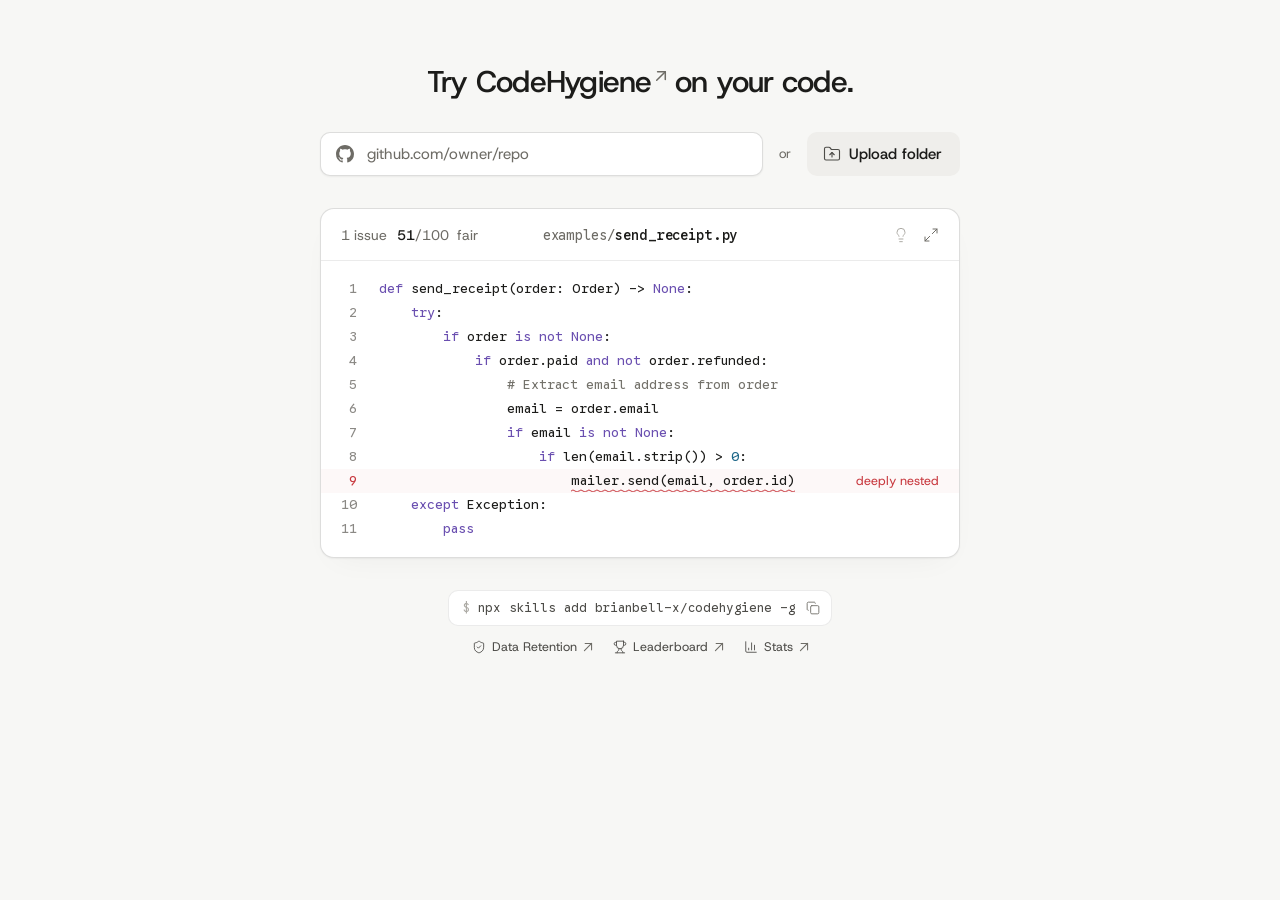
<file: index.html>
<!doctype html>
<html lang="en">
<head>
  <meta charset="utf-8">
  <meta name="viewport" content="width=device-width, initial-scale=1">
  <meta name="description" content="Paste a GitHub link to find hard-to-read code.">
  <title>CodeHygiene</title>
  <link rel="canonical" href="https://brianbell-x.github.io/codehygiene/">
  <meta property="og:type" content="website">
  <meta property="og:site_name" content="CodeHygiene">
  <meta property="og:title" content="CodeHygiene">
  <meta property="og:description" content="Paste a GitHub link to find hard-to-read code.">
  <meta property="og:url" content="https://brianbell-x.github.io/codehygiene/">
  <meta property="og:image" content="https://brianbell-x.github.io/codehygiene/og.png">
  <meta property="og:image:width" content="1200">
  <meta property="og:image:height" content="630">
  <meta property="og:image:alt" content="Python code with a deeply nested line flagged by CodeHygiene">
  <meta name="twitter:card" content="summary_large_image">
  <link rel="icon" href="favicon.svg" type="image/svg+xml">
  <link rel="stylesheet" href="styles.css?v=c64f8173a7">
  <script type="module" src="app.js?v=c64f8173a7"></script>
</head>
<body>
  <svg class="sprite" aria-hidden="true">
    <symbol id="i-github" viewBox="0 0 16 16"><path fill="currentColor" stroke="none" d="M8 0c4.42 0 8 3.58 8 8a8.013 8.013 0 0 1-5.45 7.59c-.4.08-.55-.17-.55-.38 0-.27.01-1.13.01-2.2 0-.75-.25-1.23-.54-1.48 1.78-.2 3.65-.88 3.65-3.95 0-.88-.31-1.59-.82-2.15.08-.2.36-1.02-.08-2.12 0 0-.67-.22-2.2.82-.64-.18-1.32-.27-2-.27-.68 0-1.36.09-2 .27-1.53-1.03-2.2-.82-2.2-.82-.44 1.1-.16 1.92-.08 2.12-.51.56-.82 1.28-.82 2.15 0 3.06 1.86 3.75 3.64 3.95-.23.2-.44.55-.51 1.07-.46.21-1.61.55-2.33-.66-.15-.24-.6-.83-1.23-.82-.67.01-.27.38.01.53.34.19.73.9.82 1.13.16.45.68 1.31 2.69.94 0 .67.01 1.3.01 1.49 0 .21-.15.45-.55.38A7.995 7.995 0 0 1 0 8c0-4.42 3.58-8 8-8Z"/></symbol>
    <symbol id="i-copy" viewBox="0 0 24 24"><rect x="8" y="8" width="14" height="14" rx="2"/><path d="M4 16c-1.1 0-2-.9-2-2V4c0-1.1.9-2 2-2h10c1.1 0 2 .9 2 2"/></symbol>
    <symbol id="i-check" viewBox="0 0 24 24"><path d="M20 6 9 17l-5-5"/></symbol>
    <symbol id="i-arrow" viewBox="0 0 24 24"><path d="M5 12h14"/><path d="m13 6 6 6-6 6"/></symbol>
    <symbol id="i-external" viewBox="5 5 14 14"><path d="M7 17 17 7"/><path d="M8 7h9v9"/></symbol>
    <symbol id="i-chevron" viewBox="0 0 24 24"><path d="m9 6 6 6-6 6"/></symbol>
    <symbol id="i-code" viewBox="0 0 24 24"><path d="m16 18 6-6-6-6"/><path d="m8 6-6 6 6 6"/></symbol>
    <symbol id="i-folder" viewBox="0 0 24 24"><path fill="currentColor" stroke="none" d="M3 6.5A2.5 2.5 0 0 1 5.5 4h3.59a2 2 0 0 1 1.41.59L12 6h6.5A2.5 2.5 0 0 1 21 8.5v9a2.5 2.5 0 0 1-2.5 2.5h-13A2.5 2.5 0 0 1 3 17.5Z"/></symbol>
    <symbol id="i-upload" viewBox="0 0 24 24"><path d="M20 20a2 2 0 0 0 2-2V8a2 2 0 0 0-2-2h-7.9a2 2 0 0 1-1.69-.9L9.6 3.9A2 2 0 0 0 7.93 3H4a2 2 0 0 0-2 2v13a2 2 0 0 0 2 2Z"/><path d="M12 10v6"/><path d="m9 13 3-3 3 3"/></symbol>
    <symbol id="i-sidebar" viewBox="0 0 24 24"><rect x="3" y="4" width="18" height="16" rx="2"/><path d="M9 4v16"/></symbol>
    <symbol id="i-search" viewBox="0 0 24 24"><circle cx="11" cy="11" r="7"/><path d="m20 20-3.5-3.5"/></symbol>
    <symbol id="i-trophy" viewBox="0 0 24 24"><path d="M6 9H4.5a2.5 2.5 0 0 1 0-5H6"/><path d="M18 9h1.5a2.5 2.5 0 0 0 0-5H18"/><path d="M4 22h16"/><path d="M10 14.66V17c0 .55-.47.98-.97 1.21C7.85 18.75 7 20.24 7 22"/><path d="M14 14.66V17c0 .55.47.98.97 1.21C16.15 18.75 17 20.24 17 22"/><path d="M18 2H6v7a6 6 0 0 0 12 0V2Z"/></symbol>
    <symbol id="i-chart" viewBox="0 0 24 24"><path d="M3 3v16a2 2 0 0 0 2 2h16"/><path d="M18 17V9"/><path d="M13 17V5"/><path d="M8 17v-3"/></symbol>
    <symbol id="i-bulb" viewBox="0 0 24 24"><path d="M15 14c.2-1 .7-1.7 1.5-2.5 1-.9 1.5-2.2 1.5-3.5A6 6 0 0 0 6 8c0 1 .2 2.2 1.5 3.5.7.7 1.3 1.5 1.5 2.5"/><path d="M9 18h6"/><path d="M10 22h4"/></symbol>
    <symbol id="i-bulb-off" viewBox="0 0 24 24"><path d="M16.8 11.2c.8-.9 1.2-2 1.2-3.2a6 6 0 0 0-9.3-5"/><path d="M6.3 6.3a4.6 4.6 0 0 0 1.2 5.2c.8.7 1.3 1.5 1.5 2.5"/><path d="M9 18h6"/><path d="M10 22h4"/><path d="m2 2 20 20"/></symbol>
    <symbol id="i-expand" viewBox="0 0 24 24"><path d="M15 3h6v6"/><path d="M9 21H3v-6"/><path d="m21 3-7 7"/><path d="m3 21 7-7"/></symbol>
    <symbol id="i-shield" viewBox="0 0 24 24"><path d="M20 13c0 5-3.5 7.5-7.66 8.95a1 1 0 0 1-.67-.01C7.5 20.5 4 18 4 13V6a1 1 0 0 1 1-1c2 0 4.5-1.2 6.24-2.72a1.17 1.17 0 0 1 1.52 0C14.51 3.81 17 5 19 5a1 1 0 0 1 1 1z"/><path d="m9 12 2 2 4-4"/></symbol>
  </svg>
  <aside class="banner" id="banner" aria-label="Live stats">
    <div class="banner-inner">
      <a class="banner-stats" id="banner-stats" href="stats/" target="_blank" rel="noopener" title="Stats" hidden>
        <span class="banner-stat" id="banner-scored" hidden><b id="banner-scored-value"></b> files scored</span>
        <span class="banner-stat" id="banner-issues" hidden><b id="banner-issues-value"></b> issues flagged</span>
        <span class="banner-stat" id="banner-speed" hidden><b id="banner-speed-value"></b> per file</span>
      </a>
    </div>
  </aside>
  <div class="page">
    <main>
      <section class="intro">
        <h1 class="headline">Try <a class="headline-link" href="https://github.com/brianbell-x/codehygiene" target="_blank" rel="noopener" title="CodeHygiene on GitHub">CodeHygiene<svg class="icon headline-arrow" aria-hidden="true"><use href="#i-external"/></svg></a> on your code.</h1>

        <div class="sources">
          <form class="source" id="source">
            <label class="sr-only" for="source-input">GitHub link</label>
            <div class="source-field">
              <svg class="icon source-icon" aria-hidden="true"><use href="#i-github"/></svg>
              <input class="source-input" id="source-input" type="text" inputmode="url" placeholder="github.com/owner/repo"
                autocomplete="off" autocapitalize="off" spellcheck="false" enterkeyhint="go">
              <button class="icon-button is-plain source-submit" type="submit" aria-label="Start" title="Start">
                <svg class="icon" aria-hidden="true"><use href="#i-arrow"/></svg>
              </button>
            </div>
          </form>
          <span class="sources-or">or</span>
          <button class="ghost source-upload" id="upload" type="button">
            <svg class="icon" aria-hidden="true"><use href="#i-upload"/></svg>
            Upload folder
          </button>
          <input class="sr-only" id="upload-input" type="file" webkitdirectory multiple tabindex="-1" aria-hidden="true" aria-label="Upload folder">
        </div>
        <p class="source-progress" id="source-progress" role="status" hidden></p>
        <p class="source-error" id="source-error" role="alert" hidden></p>
        <p class="source-note" id="source-note" role="status" hidden></p>
      </section>

      <section class="run" id="run">
        <div class="sample" id="sample">
          <header class="sample-head">
            <p class="stage-meta sample-meta">
              <span class="stage-status" id="sample-status"></span>
              <span class="stage-score"><span class="stage-score-value" id="sample-value"></span><span class="stage-score-scale">/100</span> <span class="stage-score-word" id="sample-word"></span></span>
            </p>
            <span class="stage-path sample-path"><span class="path-dir">examples/</span>send_receipt.py</span>
            <span class="sample-bulb" aria-hidden="true"><span class="sample-bulb-word">Suggested</span><svg class="icon"><use href="#i-bulb"/></svg></span>
          </header>
          <div class="stage-code sample-code" id="sample-code" aria-hidden="true"></div>
          <button class="sample-run" id="sample-run" type="button" aria-label="Open examples">
            <svg class="icon sample-open" aria-hidden="true"><use href="#i-expand"/></svg>
          </button>
        </div>

        <article class="stage" id="stage" hidden>
          <aside class="explorer" id="explorer" aria-label="Files">
            <div class="tree-search">
              <svg class="icon tree-search-icon" aria-hidden="true"><use href="#i-search"/></svg>
              <label class="sr-only" for="tree-filter">Filter files</label>
              <input class="tree-filter" id="tree-filter" type="text" placeholder="Filter files" autocomplete="off" spellcheck="false">
            </div>
            <nav class="tree-list" id="tree-list" aria-label="File tree"></nav>
            <footer class="explorer-foot" id="explorer-foot"></footer>
          </aside>
          <div class="editor">
            <header class="stage-head">
              <div class="head-tools">
                <button class="icon-button is-plain" id="explorer-toggle" type="button" aria-controls="explorer" aria-expanded="true" aria-label="Hide files" title="Hide files">
                  <svg class="icon" aria-hidden="true"><use href="#i-sidebar"/></svg>
                </button>
                <p class="stage-meta" id="stage-meta">
                  <span class="stage-status" id="stage-status"></span>
                  <span class="stage-score" id="stage-score"><span class="stage-score-value"></span><span class="stage-score-scale">/100</span> <span class="stage-score-word"></span></span>
                </p>
                <div class="view-switch" id="view-switch" role="group" aria-label="View">
                  <button type="button" data-view="code" aria-pressed="true">Code</button>
                  <button type="button" data-view="shape" aria-pressed="false" title="How the model reads this file">Model's View</button>
                </div>
              </div>
              <div class="nav">
                <button class="icon-button is-plain nav-step" id="nav-prev" type="button" aria-label="Previous file" title="Previous file">
                  <svg class="icon nav-prev-icon" aria-hidden="true"><use href="#i-chevron"/></svg>
                </button>
                <span class="stage-path" id="stage-path"></span>
                <button class="icon-button is-plain nav-step" id="nav-next" type="button" aria-label="Next file" title="Next file">
                  <svg class="icon" aria-hidden="true"><use href="#i-chevron"/></svg>
                </button>
              </div>
              <div class="head-actions">
                <button class="icon-button is-plain tool-toggle suggest-toggle" id="suggest-toggle" type="button" aria-pressed="false" aria-label="Show suggested layout" aria-describedby="suggest-legend" hidden>
                  <svg class="icon" aria-hidden="true"><use id="suggest-icon" href="#i-bulb"/></svg>
                </button>
                <button class="icon-button is-plain" id="copy" type="button" aria-label="Copy for your agent" title="Copy for your agent" hidden>
                  <svg class="icon" aria-hidden="true"><use id="copy-icon" href="#i-copy"/></svg>
                </button>
              </div>
            </header>
            <p class="view-hint" id="view-hint" hidden>One character per cell, 128 columns wide, as the model reads it. Layout drives most flags; letters matter only when lines are compared.</p>
            <div class="stage-code" id="stage-code" role="region" tabindex="0" aria-label="File contents"></div>
            <div class="readout" id="readout" role="tooltip" hidden></div>
            <div class="readout legend" id="suggest-legend" role="tooltip" hidden></div>
          </div>
        </article>

      </section>
    </main>

    <footer class="foot">
      <div class="command">
        <code class="command-text" id="command-text">npx skills add brianbell-x/codehygiene -g</code>
        <button class="icon-button is-plain" id="command-copy" type="button" aria-label="Copy install command" title="Copy">
          <svg class="icon" aria-hidden="true"><use id="command-copy-icon" href="#i-copy"/></svg>
        </button>
      </div>
      <nav class="foot-links" aria-label="More">
        <a class="foot-link" href="privacy/" target="_blank" rel="noopener">
          <svg class="icon" aria-hidden="true"><use href="#i-shield"/></svg>
          <span>Data Retention</span>
          <svg class="icon foot-link-arrow" aria-hidden="true"><use href="#i-external"/></svg>
        </a>
        <a class="foot-link" href="leaderboard/" target="_blank" rel="noopener">
          <svg class="icon" aria-hidden="true"><use href="#i-trophy"/></svg>
          <span>Leaderboard</span>
          <svg class="icon foot-link-arrow" aria-hidden="true"><use href="#i-external"/></svg>
        </a>
        <a class="foot-link" href="stats/" target="_blank" rel="noopener">
          <svg class="icon" aria-hidden="true"><use href="#i-chart"/></svg>
          <span>Stats</span>
          <svg class="icon foot-link-arrow" aria-hidden="true"><use href="#i-external"/></svg>
        </a>
      </nav>
    </footer>
  </div>
</body>
</html>
</file>
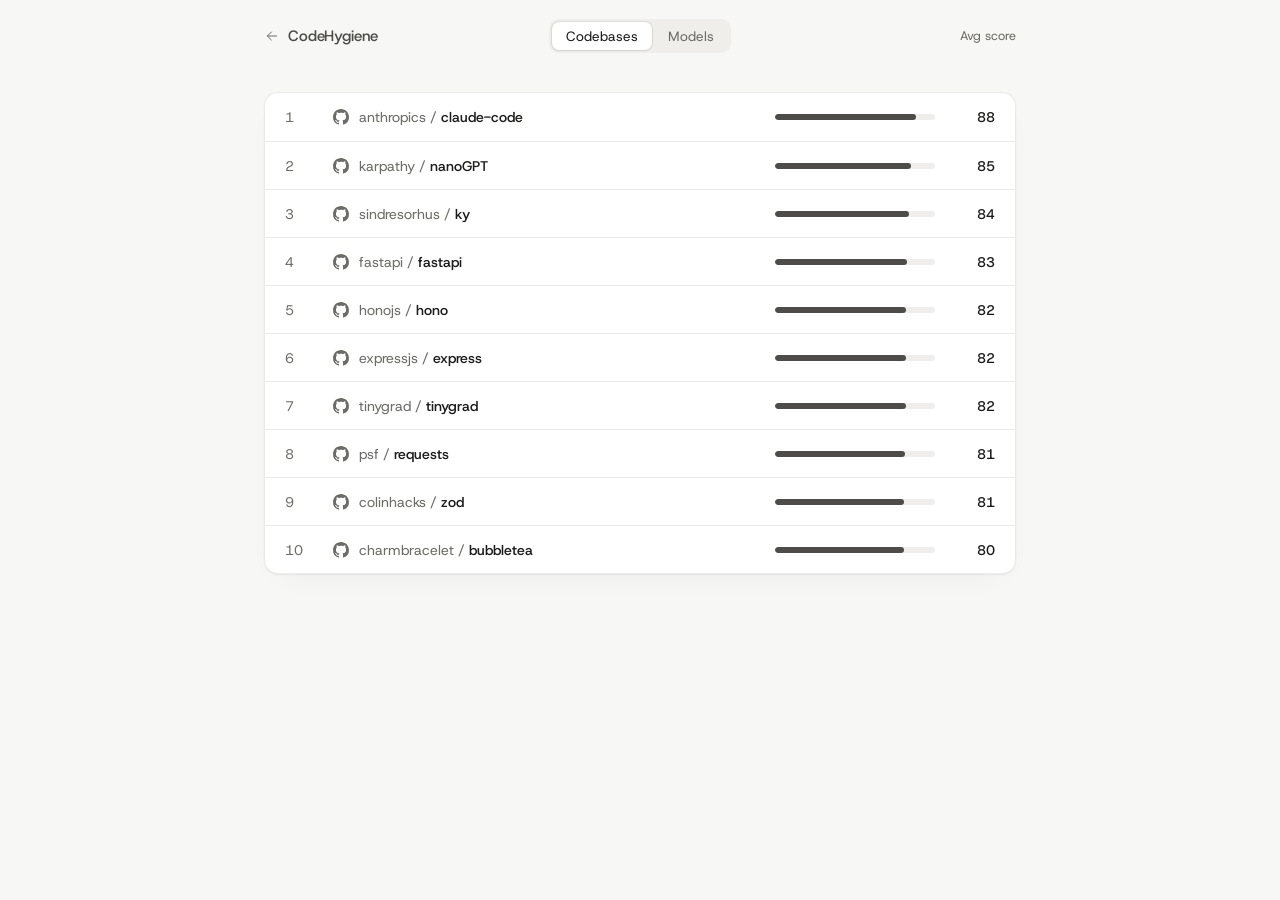
<file: leaderboard/index.html>
<!doctype html>
<html lang="en" data-root="../">
<head>
  <meta charset="utf-8">
  <meta name="viewport" content="width=device-width, initial-scale=1">
  <meta name="description" content="Open-source codebases and coding models ranked by code readability.">
  <title>Leaderboard · CodeHygiene</title>
  <link rel="canonical" href="https://brianbell-x.github.io/codehygiene/leaderboard/">
  <meta property="og:type" content="website">
  <meta property="og:site_name" content="CodeHygiene">
  <meta property="og:title" content="Leaderboard · CodeHygiene">
  <meta property="og:description" content="Open-source codebases and coding models ranked by code readability.">
  <meta property="og:url" content="https://brianbell-x.github.io/codehygiene/leaderboard/">
  <meta property="og:image" content="https://brianbell-x.github.io/codehygiene/og.png">
  <meta property="og:image:width" content="1200">
  <meta property="og:image:height" content="630">
  <meta property="og:image:alt" content="Python code with a deeply nested line flagged by CodeHygiene">
  <meta name="twitter:card" content="summary_large_image">
  <link rel="icon" href="../favicon.svg" type="image/svg+xml">
  <link rel="stylesheet" href="../styles.css?v=c64f8173a7">
  <link rel="stylesheet" href="../board.css?v=c64f8173a7">
  <script type="module" src="../board.js?v=c64f8173a7"></script>
</head>
<body class="board-page">
  <svg class="sprite" aria-hidden="true">
    <symbol id="i-github" viewBox="0 0 16 16"><path fill="currentColor" stroke="none" d="M8 0c4.42 0 8 3.58 8 8a8.013 8.013 0 0 1-5.45 7.59c-.4.08-.55-.17-.55-.38 0-.27.01-1.13.01-2.2 0-.75-.25-1.23-.54-1.48 1.78-.2 3.65-.88 3.65-3.95 0-.88-.31-1.59-.82-2.15.08-.2.36-1.02-.08-2.12 0 0-.67-.22-2.2.82-.64-.18-1.32-.27-2-.27-.68 0-1.36.09-2 .27-1.53-1.03-2.2-.82-2.2-.82-.44 1.1-.16 1.92-.08 2.12-.51.56-.82 1.28-.82 2.15 0 3.06 1.86 3.75 3.64 3.95-.23.2-.44.55-.51 1.07-.46.21-1.61.55-2.33-.66-.15-.24-.6-.83-1.23-.82-.67.01-.27.38.01.53.34.19.73.9.82 1.13.16.45.68 1.31 2.69.94 0 .67.01 1.3.01 1.49 0 .21-.15.45-.55.38A7.995 7.995 0 0 1 0 8c0-4.42 3.58-8 8-8Z"/></symbol>
    <symbol id="i-cpu" viewBox="0 0 24 24"><rect x="5" y="5" width="14" height="14" rx="2"/><rect x="9" y="9" width="6" height="6" rx="1"/><path d="M9 2v3"/><path d="M15 2v3"/><path d="M9 19v3"/><path d="M15 19v3"/><path d="M2 9h3"/><path d="M2 15h3"/><path d="M19 9h3"/><path d="M19 15h3"/></symbol>
    <!-- Provider marks from LobeHub icons (MIT, github.com/lobehub/lobe-icons). -->
    <symbol id="i-co-anthropic" viewBox="0 0 24 24"><g fill="currentColor" fill-rule="evenodd" stroke="none"><path d="M13.827 3.52h3.603L24 20h-3.603l-6.57-16.48zm-7.258 0h3.767L16.906 20h-3.674l-1.343-3.461H5.017l-1.344 3.46H0L6.57 3.522zm4.132 9.959L8.453 7.687 6.205 13.48H10.7z"></path></g></symbol>
    <symbol id="i-co-openai" viewBox="0 0 24 24"><g fill="currentColor" fill-rule="evenodd" stroke="none"><path d="M9.205 8.658v-2.26c0-.19.072-.333.238-.428l4.543-2.616c.619-.357 1.356-.523 2.117-.523 2.854 0 4.662 2.212 4.662 4.566 0 .167 0 .357-.024.547l-4.71-2.759a.797.797 0 00-.856 0l-5.97 3.473zm10.609 8.8V12.06c0-.333-.143-.57-.429-.737l-5.97-3.473 1.95-1.118a.433.433 0 01.476 0l4.543 2.617c1.309.76 2.189 2.378 2.189 3.948 0 1.808-1.07 3.473-2.76 4.163zM7.802 12.703l-1.95-1.142c-.167-.095-.239-.238-.239-.428V5.899c0-2.545 1.95-4.472 4.591-4.472 1 0 1.927.333 2.712.928L8.23 5.067c-.285.166-.428.404-.428.737v6.898zM12 15.128l-2.795-1.57v-3.33L12 8.658l2.795 1.57v3.33L12 15.128zm1.796 7.23c-1 0-1.927-.332-2.712-.927l4.686-2.712c.285-.166.428-.404.428-.737v-6.898l1.974 1.142c.167.095.238.238.238.428v5.233c0 2.545-1.974 4.472-4.614 4.472zm-5.637-5.303l-4.544-2.617c-1.308-.761-2.188-2.378-2.188-3.948A4.482 4.482 0 014.21 6.327v5.423c0 .333.143.571.428.738l5.947 3.449-1.95 1.118a.432.432 0 01-.476 0zm-.262 3.9c-2.688 0-4.662-2.021-4.662-4.519 0-.19.024-.38.047-.57l4.686 2.71c.286.167.571.167.856 0l5.97-3.448v2.26c0 .19-.07.333-.237.428l-4.543 2.616c-.619.357-1.356.523-2.117.523zm5.899 2.83a5.947 5.947 0 005.827-4.756C22.287 18.339 24 15.84 24 13.296c0-1.665-.713-3.282-1.998-4.448.119-.5.19-.999.19-1.498 0-3.401-2.759-5.947-5.946-5.947-.642 0-1.26.095-1.88.31A5.962 5.962 0 0010.205 0a5.947 5.947 0 00-5.827 4.757C1.713 5.447 0 7.945 0 10.49c0 1.666.713 3.283 1.998 4.448-.119.5-.19 1-.19 1.499 0 3.401 2.759 5.946 5.946 5.946.642 0 1.26-.095 1.88-.309a5.96 5.96 0 004.162 1.713z"></path></g></symbol>
    <symbol id="i-co-google" viewBox="0 0 24 24"><g fill="currentColor" fill-rule="evenodd" stroke="none"><path d="M23 12.245c0-.905-.075-1.565-.236-2.25h-10.54v4.083h6.186c-.124 1.014-.797 2.542-2.294 3.569l-.021.136 3.332 2.53.23.022C21.779 18.417 23 15.593 23 12.245z"></path><path d="M12.225 23c3.03 0 5.574-.978 7.433-2.665l-3.542-2.688c-.948.648-2.22 1.1-3.891 1.1a6.745 6.745 0 01-6.386-4.572l-.132.011-3.465 2.628-.045.124C4.043 20.531 7.835 23 12.225 23z"></path><path d="M5.84 14.175A6.65 6.65 0 015.463 12c0-.758.138-1.491.361-2.175l-.006-.147-3.508-2.67-.115.054A10.831 10.831 0 001 12c0 1.772.436 3.447 1.197 4.938l3.642-2.763z"></path><path d="M12.225 5.253c2.108 0 3.529.892 4.34 1.638l3.167-3.031C17.787 2.088 15.255 1 12.225 1 7.834 1 4.043 3.469 2.197 7.062l3.63 2.763a6.77 6.77 0 016.398-4.572z"></path></g></symbol>
    <symbol id="i-co-qwen" viewBox="0 0 24 24"><g fill="currentColor" fill-rule="evenodd" stroke="none"><path d="M19.713 2.825h-5.907c0-.251-.066-.503-.196-.728L12.819.728A1.46 1.46 0 0 0 11.559 0h-1.58c-.52 0-1 .275-1.26.728l-2.42 4.19a1.45 1.45 0 0 0 0 1.453l.791 1.37c.26.448.74.727 1.26.727h11.36c.52 0 1-.275 1.26-.728l.79-1.37a1.45 1.45 0 0 0 0-1.451l-.79-1.37a1.46 1.46 0 0 0-1.26-.728zM.195 9.905l2.951 5.115a1.46 1.46 0 0 0-.531.531l-.791 1.37a1.45 1.45 0 0 0 0 1.452l.79 1.37c.26.448.74.727 1.26.727h4.84c.52 0 1-.275 1.26-.728l.79-1.37a1.45 1.45 0 0 0 0-1.451L5.086 7.083a1.46 1.46 0 0 0-1.26-.728h-1.58c-.52 0-1 .276-1.26.728l-.79 1.37a1.45 1.45 0 0 0 0 1.452m15.888 13.367 2.951-5.115c.217.125.469.196.728.196h1.582c.52 0 1-.275 1.26-.728l.79-1.37a1.45 1.45 0 0 0 0-1.451l-2.42-4.191a1.46 1.46 0 0 0-1.259-.728h-1.582c-.52 0-1 .276-1.259.728l-5.678 9.838a1.45 1.45 0 0 0 0 1.452l.79 1.37c.26.448.74.727 1.26.727h1.582c.52 0 1-.275 1.26-.728z"></path></g></symbol>
    <symbol id="i-co-deepseek" viewBox="0 0 24 24"><g fill="currentColor" fill-rule="evenodd" stroke="none"><path d="M23.748 4.482c-.254-.124-.364.113-.512.234-.051.039-.094.09-.137.136-.372.397-.806.657-1.373.626-.829-.046-1.537.214-2.163.848-.133-.782-.575-1.248-1.247-1.548-.352-.156-.708-.311-.955-.65-.172-.241-.219-.51-.305-.774-.055-.16-.11-.323-.293-.35-.2-.031-.278.136-.356.276-.313.572-.434 1.202-.422 1.84.027 1.436.633 2.58 1.838 3.393.137.093.172.187.129.323-.082.28-.18.552-.266.833-.055.179-.137.217-.329.14a5.526 5.526 0 01-1.736-1.18c-.857-.828-1.631-1.742-2.597-2.458a11.365 11.365 0 00-.689-.471c-.985-.957.13-1.743.388-1.836.27-.098.093-.432-.779-.428-.872.004-1.67.295-2.687.684a3.055 3.055 0 01-.465.137 9.597 9.597 0 00-2.883-.102c-1.885.21-3.39 1.102-4.497 2.623C.082 8.606-.231 10.684.152 12.85c.403 2.284 1.569 4.175 3.36 5.653 1.858 1.533 3.997 2.284 6.438 2.14 1.482-.085 3.133-.284 4.994-1.86.47.234.962.327 1.78.397.63.059 1.236-.03 1.705-.128.735-.156.684-.837.419-.961-2.155-1.004-1.682-.595-2.113-.926 1.096-1.296 2.746-2.642 3.392-7.003.05-.347.007-.565 0-.845-.004-.17.035-.237.23-.256a4.173 4.173 0 001.545-.475c1.396-.763 1.96-2.015 2.093-3.517.02-.23-.004-.467-.247-.588zM11.581 18c-2.089-1.642-3.102-2.183-3.52-2.16-.392.024-.321.471-.235.763.09.288.207.486.371.739.114.167.192.416-.113.603-.673.416-1.842-.14-1.897-.167-1.361-.802-2.5-1.86-3.301-3.307-.774-1.393-1.224-2.887-1.298-4.482-.02-.386.093-.522.477-.592a4.696 4.696 0 011.529-.039c2.132.312 3.946 1.265 5.468 2.774.868.86 1.525 1.887 2.202 2.891.72 1.066 1.494 2.082 2.48 2.914.348.292.625.514.891.677-.802.09-2.14.11-3.054-.614zm1-6.44a.306.306 0 01.415-.287.302.302 0 01.2.288.306.306 0 01-.31.307.303.303 0 01-.304-.308zm3.11 1.596c-.2.081-.399.151-.59.16a1.245 1.245 0 01-.798-.254c-.274-.23-.47-.358-.552-.758a1.73 1.73 0 01.016-.588c.07-.327-.008-.537-.239-.727-.187-.156-.426-.199-.688-.199a.559.559 0 01-.254-.078c-.11-.054-.2-.19-.114-.358.028-.054.16-.186.192-.21.356-.202.767-.136 1.146.016.352.144.618.408 1.001.782.391.451.462.576.685.914.176.265.336.537.445.848.067.195-.019.354-.25.452z"></path></g></symbol>
    <symbol id="i-co-zai" viewBox="0 0 24 24"><g fill="currentColor" fill-rule="evenodd" stroke="none"><path d="M12.105 2L9.927 4.953H.653L2.83 2h9.276zM23.254 19.048L21.078 22h-9.242l2.174-2.952h9.244zM24 2L9.264 22H0L14.736 2H24z"></path></g></symbol>
    <symbol id="i-back" viewBox="0 0 24 24"><path d="M19 12H5"/><path d="m11 18-6-6 6-6"/></symbol>
    <symbol id="i-external" viewBox="5 5 14 14"><path d="M7 17 17 7"/><path d="M8 7h9v9"/></symbol>
  </svg>

  <div class="board">
    <header class="board-head">
      <a class="board-home" href="../" title="Back to CodeHygiene">
        <svg class="icon" aria-hidden="true"><use href="#i-back"/></svg>
        <span>CodeHygiene</span>
      </a>
      <nav class="board-tabs" aria-label="Views">
        <a class="board-tab" id="tab-codebases" href="#codebases">Codebases</a>
        <a class="board-tab" id="tab-models" href="#models">Models</a>
      </nav>
      <p class="board-updated" id="board-updated"></p>
    </header>

    <main>
      <section class="board-view" id="view-codebases" aria-labelledby="tab-codebases">
        <div class="board-table">
          <ol class="board-list" id="codebase-list"></ol>
        </div>
      </section>

      <section class="board-view" id="view-models" aria-labelledby="tab-models" hidden>
        <div class="board-table" id="model-table">
          <ol class="board-list" id="model-list"></ol>
        </div>
      </section>
    </main>
  </div>
</body>
</html>
</file>
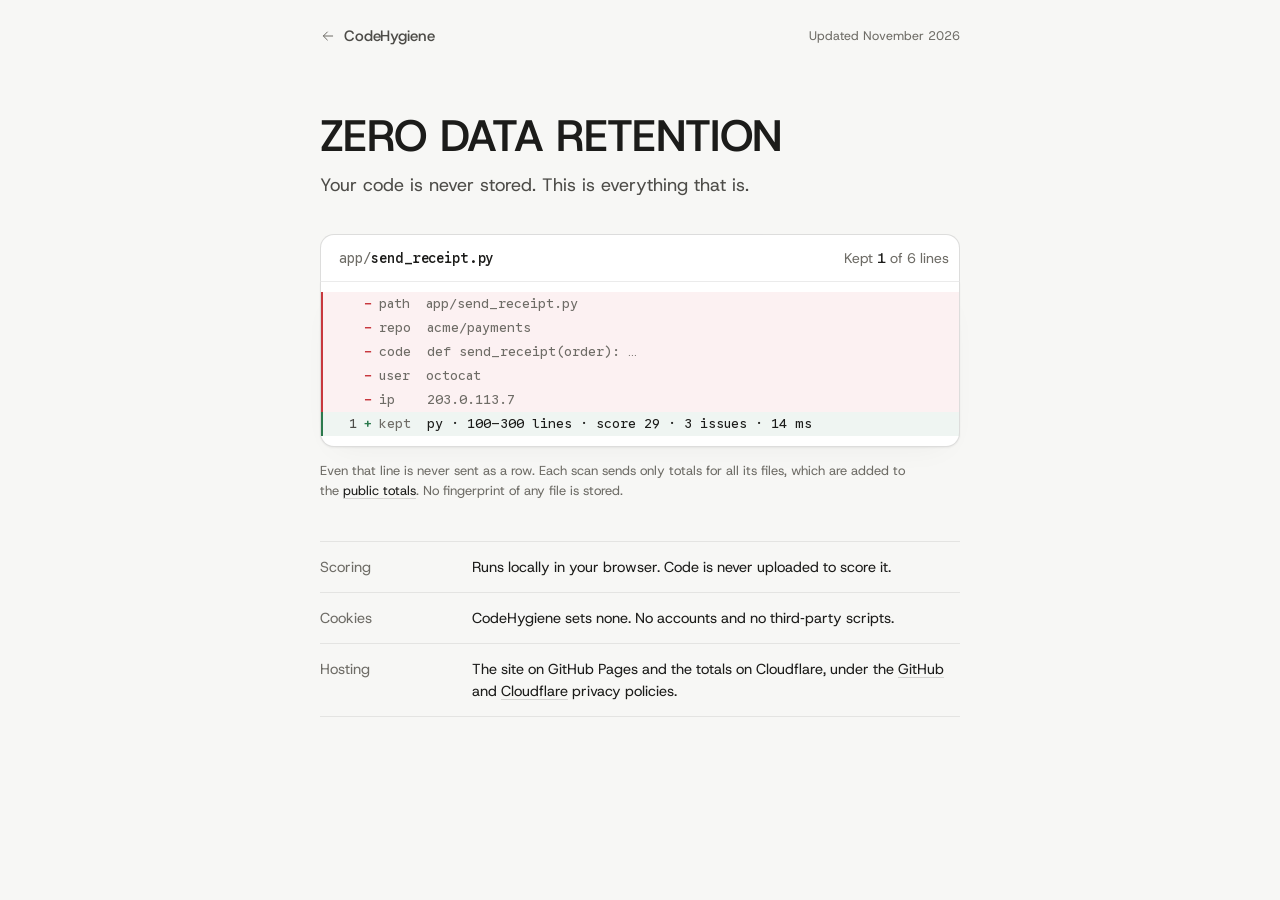
<file: privacy/index.html>
<!doctype html>
<html lang="en" data-root="../">
<head>
  <meta charset="utf-8">
  <meta name="viewport" content="width=device-width, initial-scale=1">
  <meta name="description" content="CodeHygiene keeps no code. This is everything it keeps.">
  <title>Zero data retention · CodeHygiene</title>
  <link rel="canonical" href="https://brianbell-x.github.io/codehygiene/privacy/">
  <meta property="og:type" content="website">
  <meta property="og:site_name" content="CodeHygiene">
  <meta property="og:title" content="Zero data retention · CodeHygiene">
  <meta property="og:description" content="CodeHygiene keeps no code. This is everything it keeps.">
  <meta property="og:url" content="https://brianbell-x.github.io/codehygiene/privacy/">
  <meta property="og:image" content="https://brianbell-x.github.io/codehygiene/og.png">
  <meta property="og:image:width" content="1200">
  <meta property="og:image:height" content="630">
  <meta property="og:image:alt" content="Python code with a deeply nested line flagged by CodeHygiene">
  <meta name="twitter:card" content="summary_large_image">
  <link rel="icon" href="../favicon.svg" type="image/svg+xml">
  <link rel="stylesheet" href="../styles.css?v=c64f8173a7">
  <link rel="stylesheet" href="../board.css?v=c64f8173a7">
  <link rel="stylesheet" href="../privacy.css?v=c64f8173a7">
</head>
<body class="board-page">
  <svg class="sprite" aria-hidden="true">
    <symbol id="i-back" viewBox="0 0 24 24"><path d="M19 12H5"/><path d="m11 18-6-6 6-6"/></symbol>
    <symbol id="i-external" viewBox="5 5 14 14"><path d="M7 17 17 7"/><path d="M8 7h9v9"/></symbol>
  </svg>

  <div class="board privacy-page">
    <header class="board-head">
      <a class="board-home" href="../" title="Back to CodeHygiene">
        <svg class="icon" aria-hidden="true"><use href="#i-back"/></svg>
        <span>CodeHygiene</span>
      </a>
      <p class="board-updated privacy-updated">Updated November 2026</p>
    </header>

    <main>
      <h1 class="privacy-title">Zero data retention</h1>
      <p class="privacy-lede">Your code is never stored. This is everything that is.</p>

      <figure class="receipt">
        <div class="receipt-head">
          <span class="stage-path"><span class="path-dir">app/</span>send_receipt.py</span>
          <span class="receipt-meta"><span class="stage-status">Kept</span> <b>1</b> of 6 lines</span>
        </div>
        <div class="stage-code receipt-code">
          <div class="line is-removed"><span class="ln"></span><span class="src"><span>path</span>  app/send_receipt.py</span></div>
          <div class="line is-removed"><span class="ln"></span><span class="src"><span>repo</span>  acme/payments</span></div>
          <div class="line is-removed"><span class="ln"></span><span class="src"><span>code</span>  def send_receipt(order): …</span></div>
          <div class="line is-removed"><span class="ln"></span><span class="src"><span>user</span>  octocat</span></div>
          <div class="line is-removed"><span class="ln"></span><span class="src"><span>ip  </span>  203.0.113.7</span></div>
          <div class="line is-added"><span class="ln">1</span><span class="src"><span class="receipt-key">kept</span>  py · 100–300&nbsp;lines · score&nbsp;29 · 3&nbsp;issues · 14&nbsp;ms</span></div>
        </div>
        <figcaption class="receipt-caption">Even that line is never sent as a row. Each scan sends only totals for all its files, which are added to the <a href="../stats/">public totals</a>. No fingerprint of any file is stored.</figcaption>
      </figure>

      <dl class="facts">
        <div class="fact">
          <dt>Scoring</dt>
          <dd>Runs locally in your browser. Code is never uploaded to score it.</dd>
        </div>
        <div class="fact">
          <dt>Cookies</dt>
          <dd>CodeHygiene sets none. No accounts and no third&#8209;party scripts.</dd>
        </div>
        <div class="fact">
          <dt>Hosting</dt>
          <dd>The site on GitHub Pages and the totals on Cloudflare, under the <a href="https://docs.github.com/en/site-policy/privacy-policies/github-general-privacy-statement" target="_blank" rel="noopener">GitHub</a> and <a href="https://www.cloudflare.com/privacypolicy/" target="_blank" rel="noopener">Cloudflare</a> privacy policies.</dd>
        </div>
      </dl>
    </main>
  </div>
</body>
</html>
</file>
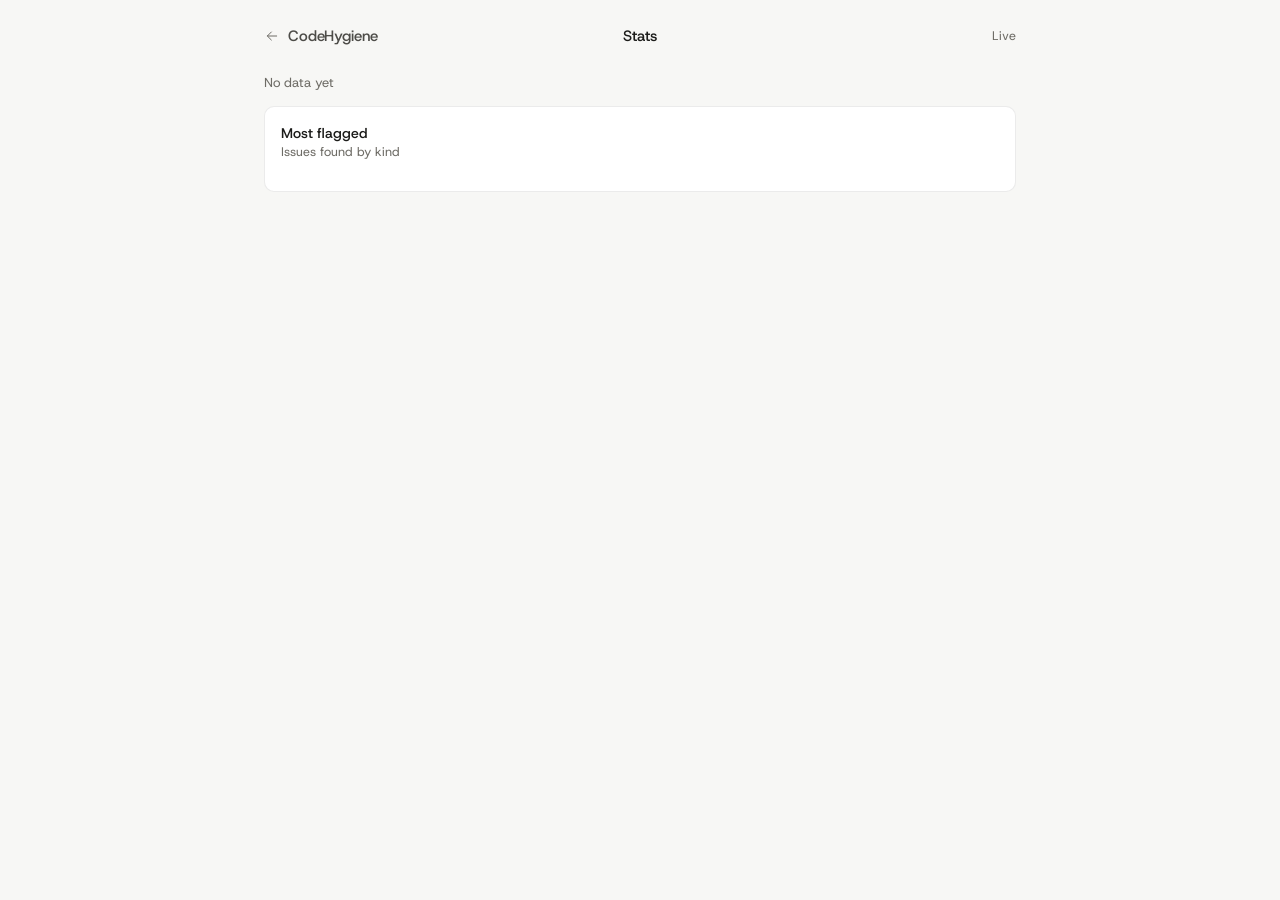
<file: stats/index.html>
<!doctype html>
<html lang="en" data-root="../">
<head>
  <meta charset="utf-8">
  <meta name="viewport" content="width=device-width, initial-scale=1">
  <meta name="description" content="Live totals from CodeHygiene: codebases and files scored, issues flagged.">
  <title>Stats · CodeHygiene</title>
  <link rel="canonical" href="https://brianbell-x.github.io/codehygiene/stats/">
  <meta property="og:type" content="website">
  <meta property="og:site_name" content="CodeHygiene">
  <meta property="og:title" content="Stats · CodeHygiene">
  <meta property="og:description" content="Live totals from CodeHygiene: codebases and files scored, issues flagged.">
  <meta property="og:url" content="https://brianbell-x.github.io/codehygiene/stats/">
  <meta property="og:image" content="https://brianbell-x.github.io/codehygiene/og.png">
  <meta property="og:image:width" content="1200">
  <meta property="og:image:height" content="630">
  <meta property="og:image:alt" content="Python code with a deeply nested line flagged by CodeHygiene">
  <meta name="twitter:card" content="summary_large_image">
  <link rel="icon" href="../favicon.svg" type="image/svg+xml">
  <link rel="stylesheet" href="../styles.css?v=c64f8173a7">
  <link rel="stylesheet" href="../board.css?v=c64f8173a7">
  <script type="module" src="../stats.js?v=c64f8173a7"></script>
</head>
<body class="board-page">
  <svg class="sprite" aria-hidden="true">
    <symbol id="i-back" viewBox="0 0 24 24"><path d="M19 12H5"/><path d="m11 18-6-6 6-6"/></symbol>
  </svg>

  <div class="board">
    <header class="board-head">
      <a class="board-home" href="../" title="Back to CodeHygiene">
        <svg class="icon" aria-hidden="true"><use href="#i-back"/></svg>
        <span>CodeHygiene</span>
      </a>
      <h1 class="board-title">Stats</h1>
      <p class="board-updated">Live</p>
    </header>

    <main>
      <div class="tiles" id="tiles"></div>
      <section class="panel stats-panel">
        <h2 class="panel-title">Most flagged</h2>
        <p class="panel-note">Issues found by kind</p>
        <div class="bars" id="chart-kinds"></div>
      </section>
    </main>
  </div>
</body>
</html>
</file>
<file: styles.css>
@font-face{font-family:Host Grotesk;font-style:normal;font-weight:300 800;font-display:swap;src:url("./fonts/host-grotesk-latin-wght-normal-XVJVBJQF.woff2") format("woff2")}@font-face{font-family:Google Sans Code;font-style:normal;font-weight:300 800;font-display:swap;src:url("./fonts/google-sans-code-latin-wght-normal-4HSQ2AC3.woff2") format("woff2")}:root{color-scheme:light dark;--page: light-dark(#f7f7f5, #161615);--surface: light-dark(#ffffff, #1c1c1b);--sunken: light-dark(#fafaf8, #191918);--fill: light-dark(#efeeeb, #262625);--fill-hover: light-dark(#e7e6e2, #2e2e2c);--hover: light-dark(rgba(28, 28, 26, .045), rgba(255, 255, 250, .045));--selected: light-dark(rgba(28, 28, 26, .075), rgba(255, 255, 250, .075));--line: light-dark(rgba(28, 28, 26, .085), rgba(255, 255, 250, .075));--line-strong: light-dark(rgba(28, 28, 26, .15), rgba(255, 255, 250, .13));--ink: light-dark(#1c1c1a, #ecebe6);--ink-2: light-dark(#4d4c48, #b5b3ac);--ink-3: light-dark(#6e6c66, #918f89);--ink-faint: light-dark(#adaba5, #5d5c58);--red: light-dark(#c8383e, #f2777b);--green: light-dark(#2c7a4d, #86c69a);--bg-del: light-dark(rgba(200, 56, 62, .065), rgba(242, 119, 123, .075));--bg-add: light-dark(rgba(44, 122, 77, .075), rgba(134, 198, 154, .08));--bg-flag: light-dark(rgba(200, 56, 62, .035), rgba(242, 119, 123, .045));--tok-comment: light-dark(#74726b, #8c8a84);--tok-keyword: light-dark(#6a4fb0, #b9a7ea);--tok-string: light-dark(#8a5a14, #dbb889);--tok-number: light-dark(#1f6889, #8cc3da);--shadow-color: light-dark(rgba(28, 28, 26, .06), rgba(0, 0, 0, 0));--shadow-stage: 0 1px 2px var(--shadow-color), 0 12px 32px -16px var(--shadow-color);--shadow-menu: 0 16px 40px light-dark(rgba(28, 28, 26, .12), rgba(0, 0, 0, .5)), 0 2px 6px light-dark(rgba(28, 28, 26, .06), rgba(0, 0, 0, .3));--focus: light-dark(#4d4c48, #b5b3ac);--focus-moat: var(--page);--selection: light-dark(rgba(106, 79, 176, .16), rgba(185, 167, 234, .24));--wave: url("data:image/svg+xml,%3Csvg xmlns='http://www.w3.org/2000/svg' width='8' height='4' viewBox='0 0 8 4'%3E%3Cpath d='M0 3 Q2 0.8 4 3 T8 3' fill='none' stroke='%23c8383e' stroke-width='1' stroke-linecap='round'/%3E%3C/svg%3E");--font-sans: "Host Grotesk", -apple-system, BlinkMacSystemFont, "Segoe UI", sans-serif;--font-mono: "Google Sans Code", ui-monospace, SFMono-Regular, Menlo, Consolas, monospace;--radius-sm: 6px;--radius: 10px;--radius-stage: 14px;--gutter: 58px;--motion: .14s;--ease: cubic-bezier(.2, 0, 0, 1);--ease-out: cubic-bezier(.22, 1, .36, 1);--ease-expo: cubic-bezier(.16, 1, .3, 1)}@media(prefers-color-scheme:dark){:root{--wave: url("data:image/svg+xml,%3Csvg xmlns='http://www.w3.org/2000/svg' width='8' height='4' viewBox='0 0 8 4'%3E%3Cpath d='M0 3 Q2 0.8 4 3 T8 3' fill='none' stroke='%23f2777b' stroke-width='1' stroke-linecap='round'/%3E%3C/svg%3E")}}*,*:before,*:after{box-sizing:border-box}html{-webkit-text-size-adjust:100%;scrollbar-width:thin;scrollbar-color:var(--line-strong) transparent}body{margin:0;background:var(--page);color:var(--ink);font:400 15px/22px var(--font-sans);-webkit-font-smoothing:antialiased;-moz-osx-font-smoothing:grayscale}::selection{background:var(--selection)}h1,h2,p{margin:0}button,input{font:inherit;color:inherit}button{margin:0;padding:0;border:0;background:none;cursor:pointer}a{color:inherit;text-decoration:none}:is(a,button,[tabindex="0"]):focus-visible{outline:2px solid transparent;outline-offset:2px;box-shadow:0 0 0 2px var(--focus-moat),0 0 0 3.5px var(--focus)}[hidden]{display:none!important}.sr-only{position:absolute;width:1px;height:1px;margin:-1px;overflow:hidden;clip-path:inset(50%);white-space:nowrap}.sprite{position:absolute;width:0;height:0}.icon{display:block;width:16px;height:16px;fill:none;stroke:currentColor;stroke-width:1.5;stroke-linecap:round;stroke-linejoin:round}.icon-button{display:inline-grid;flex:none;place-items:center;width:32px;height:32px;border-radius:8px;color:var(--ink-3);transition:background-color var(--motion) var(--ease),color var(--motion) var(--ease),transform .16s var(--ease-out)}.icon-button:hover{background:var(--hover);color:var(--ink);transition-duration:0s,0s,.16s}.icon-button:active{background:var(--selected);transform:scale(.94);transition-duration:0s,0s,.1s}.icon-button[aria-label=Copied]{color:var(--green)}.icon-button[aria-label=Copied] .icon{animation:copied-pop .22s var(--ease-out) both}.icon-button[aria-label="Copy failed"]{color:var(--red)}.icon-button.is-done{color:var(--green)}.icon-button.is-busy{color:var(--ink);cursor:progress;animation:breathe 1.2s ease-in-out infinite}body:has(>.page){display:flex;flex-direction:column;height:100svh}.page{display:flex;flex:1 1 auto;flex-direction:column;width:100%;min-height:600px;max-width:1120px;margin:0 auto;padding:0 24px}.banner{flex:none;border-bottom:1px solid var(--line);color:var(--ink-3);font-size:12.5px;line-height:18px}.banner-inner{display:flex;align-items:center;justify-content:center;gap:16px;max-width:1120px;height:36px;margin:0 auto;padding:0 24px}.banner-stats{display:flex;align-items:center;gap:20px;min-width:0;border-radius:var(--radius-sm);white-space:nowrap;transition:color var(--motion) var(--ease)}.banner-stats:before{content:"";flex:none;width:6px;height:6px;margin-right:-12px;border-radius:50%;background:var(--green)}.banner-stats:hover{color:var(--ink-2)}.banner-stat b{color:var(--ink);font-weight:500;font-variant-numeric:tabular-nums}.banner:not([hidden])+.page .intro{padding-top:44px}main{display:flex;flex:1;flex-direction:column}main:has(.sample:not([hidden])){flex:none}.intro{position:relative;padding-top:64px}.headline{text-align:center;font-size:30px;line-height:36px;font-weight:500;letter-spacing:-.025em;text-wrap:balance}.headline-link{border-radius:var(--radius-sm);text-decoration:underline 1.5px transparent;text-underline-offset:5px;transition:text-decoration-color var(--motion) var(--ease)}.headline-link:hover{text-decoration-color:var(--line-strong)}.headline-arrow{display:inline-block;width:.4em;height:.4em;margin-left:.1em;vertical-align:.34em;overflow:visible;color:var(--ink-3);stroke-width:1.75;transition:color var(--motion) var(--ease),transform .16s var(--ease-out)}.headline-link:hover .headline-arrow{color:var(--ink);transform:translate(1px,-1px)}.sources{display:flex;align-items:center;justify-content:center;gap:16px;width:min(640px,100%);margin:32px auto 0}.source{flex:1;min-width:0}.sources-or{color:var(--ink-3);font-size:13px}.source-field{--focus-moat: var(--surface);position:relative;flex:1;min-width:0}.source-icon{position:absolute;top:13px;left:16px;width:18px;height:18px;color:var(--ink-3);pointer-events:none;transition:color var(--motion) var(--ease)}.source-field:focus-within .source-icon,.source-field:has(.source-input:not(:placeholder-shown)) .source-icon{color:var(--ink)}.intro:has(.source-progress:not([hidden])) .source-icon{animation:breathe 1.8s ease-in-out infinite}.source-input{width:100%;height:44px;padding:0 48px 0 46px;border:1px solid var(--line-strong);border-radius:var(--radius);background:var(--surface);box-shadow:0 1px 2px var(--shadow-color);transition:border-color var(--motion) var(--ease),box-shadow var(--motion) var(--ease)}.source-input::placeholder{color:var(--ink-3)}.source-input:hover{border-color:var(--ink-faint)}.source-input:focus-visible{outline:none;border-color:var(--ink-3);box-shadow:0 0 0 1px var(--ink-3),0 0 0 5px var(--hover)}.intro:has(.source-error:not([hidden])) .source-input{border-color:var(--red);box-shadow:0 0 0 3px color-mix(in srgb,var(--red) 14%,transparent)}.source-submit{position:absolute;top:6px;right:6px;color:var(--ink);transition:opacity .18s var(--ease-out),transform .18s var(--ease-out),visibility .18s,background-color var(--motion) var(--ease),color var(--motion) var(--ease)}.source-input:placeholder-shown~.source-submit{visibility:hidden;opacity:0;transform:translate(-6px);pointer-events:none}.ghost.source-upload{display:inline-flex;flex:none;align-items:center;gap:8px;height:44px;padding:0 18px 0 16px;font-weight:500}.source-upload .icon{width:18px;height:18px;color:var(--ink-2)}.source-progress,.source-error,.source-note{position:absolute;top:100%;right:0;left:0;margin-top:6px;text-align:center;font-size:13px;line-height:20px;transition:opacity .18s var(--ease-out),transform .18s var(--ease-out)}@starting-style{.source-progress,.source-error,.source-note{opacity:0;transform:translateY(-3px)}}.source-progress{color:var(--ink-3);font-variant-numeric:tabular-nums}.source-error{color:var(--red)}.source-note{color:var(--ink-3);font-variant-numeric:tabular-nums}.run{display:flex;flex:1;flex-direction:column;margin-top:32px}.sample,.stage{view-transition-name:workspace}.sample{--focus-moat: var(--page);position:relative;display:flex;flex:none;flex-direction:column;align-self:center;width:min(640px,100%);border:1px solid var(--line-strong);border-radius:var(--radius-stage);background:var(--surface);box-shadow:var(--shadow-stage);overflow:hidden;transition:border-color var(--motion) var(--ease),translate .22s var(--ease-out)}.sample:hover{border-color:var(--ink-faint)}.sample:has(.sample-run:active){translate:0 1px;transition-duration:var(--motion),80ms}.sample:has(.sample-run:focus-visible){box-shadow:0 0 0 2px var(--page),0 0 0 3.5px var(--focus)}.sample-head{display:grid;flex:none;grid-template-columns:minmax(0,1fr) auto minmax(0,1fr);align-items:center;gap:12px;height:52px;padding:0 20px;border-bottom:1px solid var(--line)}.sample .sample-code{flex:none;min-height:calc(var(--rows, 11) * 24px + 32px);overflow:hidden;mask-image:linear-gradient(to bottom,#000 calc(100% - 24px),transparent)}.sample-bulb{position:absolute;top:12px;right:44px;display:grid;place-items:center;width:28px;height:28px;border-radius:7px;color:var(--ink-faint);transition:background-color .24s var(--ease),color .24s var(--ease)}.sample[data-suggesting] .sample-bulb{background:var(--selected);color:var(--green)}.sample-run{position:absolute;z-index:2;inset:0;border-radius:inherit;-webkit-tap-highlight-color:transparent}.sample-run:focus-visible{box-shadow:none}.sample-open{position:absolute;top:18px;right:20px;color:var(--ink-3);transition:color var(--motion) var(--ease),scale .16s var(--ease-out)}.sample:hover .sample-open,.sample-run:focus-visible .sample-open{color:var(--ink);scale:1.12}[data-handoff] #sample-code,[data-handoff] #stage-code{view-transition-name:workspace-code}[data-handoff] .sample-meta,[data-handoff] .stage .stage-meta{view-transition-name:workspace-meta}[data-handoff] .sample-path,[data-handoff] #stage-path{view-transition-name:workspace-path}::view-transition-group(workspace-code),::view-transition-group(workspace-meta),::view-transition-group(workspace-path){animation-duration:.64s;animation-timing-function:cubic-bezier(.32,.72,0,1)}::view-transition-group(workspace-code){overflow:clip}::view-transition-old(workspace-code),::view-transition-new(workspace-code),::view-transition-old(workspace-meta),::view-transition-new(workspace-meta),::view-transition-old(workspace-path),::view-transition-new(workspace-path){width:auto;height:auto;animation-duration:.36s}::view-transition-old(workspace-path),::view-transition-new(workspace-path){inset-inline-start:50%;translate:-50% 0}:root[data-handoff=source]::view-transition-old(workspace-code),:root[data-handoff=source]::view-transition-old(workspace-meta),:root[data-handoff=source]::view-transition-old(workspace-path){animation-duration:.14s}:root[data-handoff=source]::view-transition-new(workspace-code),:root[data-handoff=source]::view-transition-new(workspace-meta),:root[data-handoff=source]::view-transition-new(workspace-path){animation-duration:.3s;animation-delay:.12s}::view-transition-group(workspace){overflow:clip;border-radius:var(--radius-stage);background:var(--surface);box-shadow:inset 0 0 0 1px var(--line-strong),var(--shadow-stage);animation-duration:.64s;animation-timing-function:cubic-bezier(.32,.72,0,1)}::view-transition-image-pair(workspace){overflow:clip}::view-transition-old(workspace),::view-transition-new(workspace){width:auto;height:auto;object-fit:none;object-position:top left}::view-transition-old(workspace){animation:workspace-out .2s var(--ease) both}::view-transition-new(workspace){animation:workspace-in .36s var(--ease-out) .24s both}@media(max-width:640px){::view-transition-group(workspace){border-radius:0}}body:has(#source-progress:not([hidden])) :is(.stage-code,.tree-list,.sample){pointer-events:none;animation:breathe 1.8s ease-in-out infinite}body:has(#source-progress:not([hidden])) .sample .sample-code{animation:none;opacity:1}.stage{--focus-moat: var(--surface);contain:size;display:grid;flex:1 1 0;grid-template-columns:240px minmax(0,1fr);grid-template-rows:1fr;min-height:360px;border:1px solid var(--line-strong);border-radius:var(--radius-stage);background:var(--surface);box-shadow:var(--shadow-stage);overflow:hidden}.stage.is-collapsed{grid-template-columns:0 minmax(0,1fr)}.stage.is-collapsed .explorer{visibility:hidden}.explorer{--focus-moat: var(--sunken);grid-area:1 / 1;display:flex;flex-direction:column;min-width:0;min-height:0;border-right:1px solid var(--line);background:var(--sunken)}.explorer-foot{display:flex;flex:none;align-items:center;min-height:52px;padding:0 16px;border-top:1px solid var(--line)}.explorer-foot:empty{display:none}.head-tools .stage-meta{margin-right:4px}.editor{grid-area:1 / 2;display:flex;flex-direction:column;min-width:0;min-height:0}.stage-head{display:grid;grid-template-columns:minmax(max-content,1fr) auto minmax(max-content,1fr);align-items:center;gap:12px;height:52px;padding:0 10px;border-bottom:1px solid var(--line)}.head-tools{display:flex;align-items:center;justify-self:start;gap:8px;min-width:0}.head-actions{display:flex;align-items:center;justify-self:end;gap:6px}#explorer-toggle{position:relative}#explorer-toggle:before{content:"";position:absolute;top:calc(50% - 5.33px);left:calc(50% - 6px);width:4px;height:10.67px;border-radius:1.33px 0 0 1.33px;background:currentColor;opacity:0;transition:opacity var(--motion) var(--ease)}#explorer-toggle[aria-expanded=true]:before{opacity:.45}.nav{display:flex;align-items:center;gap:2px;min-width:0}.nav-step{width:28px;height:28px;border-radius:var(--radius-sm)}.tabs{display:none}.nav-prev-icon{transform:rotate(180deg)}.stage-path{min-width:0;padding:0 6px;overflow:hidden;font:500 14px/20px var(--font-mono);letter-spacing:-.01em;text-overflow:ellipsis;white-space:nowrap}.path-dir{color:var(--ink-3);font-weight:400}.stage-meta{display:flex;align-items:baseline;gap:10px;min-width:0;font-size:14px;line-height:20px;white-space:nowrap}.stage-status{color:var(--ink-3)}.stage-status[data-busy]:before{content:"";display:inline-block;width:6px;height:6px;margin-right:8px;border-radius:50%;background:currentColor;vertical-align:1px;animation:breathe 1.2s ease-in-out infinite}.stage-score{font-variant-numeric:tabular-nums}.stage-score-value{display:inline-block;min-width:2ch;text-align:right;font-weight:500}.stage-score-scale,.stage-score-word{color:var(--ink-3)}.stage-score-word{margin-left:4px;transition:color .6s var(--ease-out)}.stage-score-word.is-sloppy{color:var(--red)}.stage-score-word.is-clean{color:var(--green)}.tree-search{position:relative;flex:none;height:52px;padding:11px 10px;border-bottom:1px solid var(--line)}.tree-search-icon{position:absolute;top:19px;left:20px;width:14px;height:14px;color:var(--ink-3);pointer-events:none}.tree-filter{width:100%;height:29px;padding:0 10px 0 30px;border:1px solid transparent;border-radius:8px;background:var(--hover);font-size:13px;transition:background-color var(--motion) var(--ease),border-color var(--motion) var(--ease)}.tree-filter::placeholder{color:var(--ink-3)}.tree-filter:hover{background:var(--selected)}.tree-filter:focus-visible{outline:none;border-color:var(--line-strong);background:var(--surface)}.tree-list{flex:1;min-height:0;padding:8px;overflow-y:auto;scrollbar-width:thin;scrollbar-color:var(--line-strong) transparent}.tree-row{display:flex;align-items:center;gap:8px;width:100%;height:30px;padding:0 10px 0 calc(6px + var(--depth, 0px));border-radius:var(--radius-sm);color:var(--ink-2);font-size:13.5px;text-align:left;transition:background-color var(--motion) var(--ease)}.tree-row:hover{background:var(--hover);transition-duration:0s}.tree-row:active,.tree-row.is-current{background:var(--selected)}.tree-row.has-issues{color:var(--red)}.tree-row.is-cleaned{color:var(--green)}.tree-row .icon{flex:none;width:14px;height:14px;color:var(--ink-3)}.tree-chevron{transition:transform var(--motion) var(--ease)}.tree-row[aria-expanded=true] .tree-chevron{transform:rotate(90deg)}.tree-spacer{flex:none;width:14px}.tree-name{flex:1;min-width:0;overflow:hidden;text-overflow:ellipsis;white-space:nowrap}.tree-count{font:500 11.5px/16px var(--font-mono);font-variant-numeric:tabular-nums;opacity:.85}.tree-mark{flex:none;width:6px;height:6px;margin-right:2px;border-radius:50%;background:currentColor}.tree-empty{padding:6px 10px;color:var(--ink-3);font-size:13px}.stage-code{flex:1;min-height:0;padding:16px 0;overflow-y:auto;scrollbar-width:thin;scrollbar-color:var(--line-strong) transparent;font:400 13.5px/24px var(--font-mono);font-variant-ligatures:none;tab-size:4}.stage-code:focus-visible{outline:2px solid transparent;box-shadow:inset 0 0 0 1.5px var(--focus)}.line{display:grid;grid-template-columns:var(--gutter) minmax(0,1fr) auto;padding-right:20px;transition:background-color .4s var(--ease),box-shadow .24s var(--ease)}.ln{position:relative;padding-right:22px;color:color-mix(in srgb,var(--ink-3) 80%,var(--surface));text-align:right;-webkit-user-select:none;user-select:none;font-variant-numeric:tabular-nums}.lead{white-space:pre}.src{padding-left:calc((var(--indent, 0) + 4) * 1ch);text-indent:calc((var(--indent, 0) + 4) * -1ch);white-space:pre-wrap;overflow-wrap:anywhere}.squiggle{padding-bottom:3px;background:var(--wave) repeat-x left bottom;box-decoration-break:clone;-webkit-box-decoration-break:clone}.note{padding-left:24px;color:var(--red);font:400 12.5px/24px var(--font-sans);white-space:nowrap}.line.is-flagged{--row-tint: var(--bg-flag);background:var(--bg-flag)}.line.is-flagged .ln{color:var(--red)}.line.is-removed{--row-tint: var(--bg-del);--row-bar: var(--red);background:var(--bg-del);box-shadow:inset 2px 0 var(--red)}.line.is-removed .src,.line.is-removed .src span{color:var(--ink-3)}.line.is-added{--row-tint: var(--bg-add);--row-bar: var(--green);background:var(--bg-add);box-shadow:inset 2px 0 var(--green)}.line.is-added .ln,.line.is-reading .ln{color:var(--ink-2)}.line.is-removed .ln:after,.line.is-added .ln:after{position:absolute;top:0;right:7px;content:"\2212";color:var(--red);font-weight:500}.line.is-added .ln:after{content:"+";color:var(--green)}.line.is-reading{--row-tint: var(--selected);--row-bar: var(--ink-3);background:var(--selected);box-shadow:inset 2px 0 var(--ink-3)}.tok-com{color:var(--tok-comment)}.tok-kw{color:var(--tok-keyword)}.tok-str{color:var(--tok-string)}.tok-num{color:var(--tok-number)}.ghost{height:32px;padding:0 12px;border-radius:var(--radius);background:var(--fill);color:var(--ink);transition:background-color var(--motion) var(--ease),transform .16s var(--ease-out)}.ghost:hover{background:var(--fill-hover)}.ghost:active{background:var(--fill-hover);transform:scale(.97);transition-duration:0s,.1s}.command{--focus-moat: var(--surface);display:flex;align-items:center;gap:4px;min-width:0;height:36px;padding:0 4px 0 14px;border:1px solid var(--line);border-radius:var(--radius);background:var(--surface);color:var(--ink-2);transition:border-color var(--motion) var(--ease)}.command:hover,.command:focus-within{border-color:var(--line-strong)}.command-text{min-width:0;overflow:hidden;font:400 12.5px/16px var(--font-mono);text-overflow:ellipsis;white-space:nowrap}.command-text:before{content:"$";margin-right:1ch;color:var(--ink-faint);-webkit-user-select:none;user-select:none}.command .icon-button{width:28px;height:28px;border-radius:var(--radius-sm)}.command .icon{width:14px;height:14px}.foot{display:flex;flex:none;flex-direction:column;align-items:center;justify-content:center;gap:12px;margin-top:8px;padding:24px 0;color:var(--ink-3);font-size:12.5px;line-height:18px;text-align:center}.foot .command{max-width:100%}.foot-links{display:flex;align-items:center;gap:20px}.foot-link{display:inline-flex;align-items:center;gap:6px;border-radius:var(--radius-sm);color:var(--ink-2);transition:color var(--motion) var(--ease)}.foot-link:hover{color:var(--ink)}.foot-link .icon{width:14px;height:14px}.foot-link .foot-link-arrow{width:10px;height:10px;color:var(--ink-3);transition:color var(--motion) var(--ease),transform .16s var(--ease-out)}.foot-link:hover .foot-link-arrow{color:var(--ink);transform:translate(1px,-1px)}@media(min-width:641px){.explorer{transition:opacity .22s var(--ease-expo),transform .22s var(--ease-expo)}.stage.is-collapsed .explorer{opacity:0;transform:translate(-8px);transition-duration:0s}}@media(max-width:640px){:root{--gutter: 40px}body:has(>.page){height:auto;min-height:100svh}.page{min-height:0;padding:0 16px}.intro,.banner:not([hidden])+.page .intro{padding-top:36px}.banner-inner{padding:0 16px}.banner-stats{gap:16px}.banner-stats:before{margin-right:-8px}.banner-stat.is-extra{display:none}.headline{font-size:24px;line-height:30px}.sources{flex-direction:column;align-items:center;gap:8px;margin-top:28px}.source{flex:none;width:min(280px,100%)}.sources-or{text-align:center}.ghost.source-upload{justify-content:center}.source-progress,.source-error,.source-note{margin-top:6px}.run{flex:none;margin-top:28px}.foot{flex-direction:column;gap:12px;padding:28px 0}.foot{margin-top:0}.sample-head{display:flex;justify-content:space-between;height:44px;padding:0 72px 0 14px}.sample-head .stage-path{order:-1;padding:0;font-size:12.5px}.sample-bulb{top:8px;right:37px}.sample-head .stage-meta{padding:0}.sample-head .stage-status{display:none}.sample-open{top:14px;right:15px}.sample .sample-code{--gutter: 36px;min-height:calc((var(--rows, 11) + 1) * 20px + 24px);font-size:11px}.sample .lead{line-height:0}.stage{position:relative;flex:none;grid-template-columns:minmax(0,1fr);height:min(calc(100svh - 24px),780px);min-height:420px;margin:0 -16px;scroll-margin-top:12px;border-right:0;border-left:0;border-radius:0;box-shadow:none}.stage.is-collapsed{grid-template-columns:minmax(0,1fr)}.editor{grid-area:1 / 1}.stage.is-collapsed .explorer{display:none;opacity:0;transform:translate(-16px);transition:opacity .16s var(--ease),transform .16s var(--ease),display .16s allow-discrete}.explorer{--focus-moat: var(--surface);position:absolute;z-index:5;top:0;bottom:0;left:0;width:min(300px,84vw);background:var(--surface);box-shadow:var(--shadow-menu);transition:opacity .24s var(--ease-expo),transform .24s var(--ease-expo),display .24s allow-discrete}@starting-style{.explorer{opacity:0;transform:translate(-16px)}}.stage-head{grid-template-columns:48px auto minmax(0,1fr) auto;grid-template-rows:44px auto;grid-template-areas:"toggle views . actions" "meta meta meta meta";gap:0;height:auto;padding:0;background:linear-gradient(var(--line),var(--line)) 0 44px / 100% 1px no-repeat}.head-tools{display:contents}#explorer-toggle{grid-area:toggle;justify-self:center}.nav{display:none}.tabs{position:relative;grid-area:tabs;display:flex;min-width:0;height:44px;overflow-x:auto;overscroll-behavior-x:contain;scrollbar-width:none;mask-image:linear-gradient(to right,#000 calc(100% - 28px),transparent)}.tabs::-webkit-scrollbar{display:none}.tab{position:relative;display:inline-flex;flex:none;align-items:center;gap:6px;height:44px;padding:0 12px;color:var(--ink-3);font-size:13.5px;white-space:nowrap}.tab:last-child{margin-right:28px}.tab.has-issues{color:var(--red)}.tab.is-cleaned{color:var(--green)}.tab.is-current{font-weight:500}.tab.is-current:not(.has-issues,.is-cleaned){color:var(--ink)}.tab.is-current:after{content:"";position:absolute;right:12px;bottom:0;left:12px;height:2px;border-radius:2px 2px 0 0;background:currentColor}.tab-count{font:500 11px/16px var(--font-mono);opacity:.85}.tab.is-busy .tab-name:before{content:"";display:inline-block;width:6px;height:6px;margin-right:7px;border-radius:50%;background:currentColor;vertical-align:1px;animation:breathe 1.2s ease-in-out infinite}.stage-meta{grid-area:meta;align-items:center;min-height:40px;padding:0 16px}.view-switch{grid-area:views;justify-self:start}.head-actions{grid-area:actions;padding-right:4px}.stage-code{display:grid;grid-template-columns:minmax(max-content,1fr);align-content:start;padding:12px 0;overflow:auto;overscroll-behavior-x:contain;font-size:12.5px;line-height:20px}.stage-code .line{grid-template-columns:var(--gutter) minmax(max-content,1fr);padding-right:24px}.stage-code .ln{position:sticky;z-index:1;left:0;padding-right:12px;background:linear-gradient(var(--row-tint, transparent),var(--row-tint, transparent)),var(--surface);box-shadow:inset 2px 0 var(--row-bar, transparent)}.line.is-removed .ln:after{right:12px}.line.is-added .ln{color:var(--green)}.line.is-added .ln:after{content:none}.lead{font-size:50%}.stage-code .src{padding-left:0;text-indent:0;white-space:pre;overflow-wrap:normal}.stage-code .note{position:sticky;left:var(--gutter);grid-column:2;justify-self:start;padding:0 0 4px;font-size:12px;line-height:16px}}@media(pointer:coarse){.icon-button,.nav-step{width:40px;height:40px}.source-input,.tree-filter{font-size:16px}.command{height:40px}.command .icon-button{width:36px;height:36px}.tree-row{height:38px}}.is-entering .note{animation:note-in .32s var(--ease) var(--delay, 0ms) both}.is-entering .squiggle{animation:squiggle-in .32s var(--ease) var(--delay, 0ms) both}@keyframes note-in{0%{opacity:0;transform:translate(4px)}}@keyframes squiggle-in{0%{background-position:left calc(100% + 6px)}}@keyframes workspace-out{to{opacity:0}}@keyframes workspace-in{0%{opacity:0}}@keyframes copied-pop{0%{opacity:0;transform:scale(.6)}}@keyframes breathe{0%,to{opacity:.44}50%{opacity:.78}}.sk-bar{display:inline-block;height:.62em;overflow:hidden;border-radius:.22em;background:color-mix(in srgb,var(--ink-3) 34%,transparent);color:transparent;line-height:0;text-indent:0;vertical-align:middle;-webkit-user-select:none;user-select:none}.line.is-added{min-height:1lh}.sk-mark{color:var(--ink-faint);-webkit-user-select:none;user-select:none}.line.is-added .sk-bar{background:color-mix(in srgb,var(--green) 52%,transparent)}.line.is-added .sk-mark{color:color-mix(in srgb,var(--green) 80%,var(--ink-3))}.line.is-replaced{--row-tint: var(--bg-del);--row-bar: var(--red);background:var(--bg-del);box-shadow:inset 2px 0 var(--red)}.line.is-replaced .src,.line.is-replaced .src span:not(.squiggle,.cell){color:var(--ink-3)}.suggest-toggle[aria-pressed=true]{color:var(--green)}.is-entering .is-suggest{animation:note-in .32s var(--ease) .18s both}.editor{position:relative}.view-switch{display:flex;gap:2px;padding:2px;border-radius:8px;background:var(--fill)}.view-switch button{padding:3px 12px;border-radius:6px;color:var(--ink-3);font:500 12.5px/20px var(--font-sans);transition:background-color var(--motion) var(--ease),color var(--motion) var(--ease)}.view-switch button:hover{color:var(--ink)}.view-switch button[aria-pressed=true]{background:var(--surface);color:var(--ink);box-shadow:0 1px 2px var(--shadow-color),0 0 0 1px var(--line)}.tool-toggle[aria-pressed=true]{background:var(--selected);color:var(--green)}.cell{--cell: color-mix(in srgb, var(--ink-3) 20%, transparent);background-image:repeating-linear-gradient(90deg,var(--cell) 0 calc(1ch - 1.5px),transparent calc(1ch - 1.5px) 1ch);background-repeat:no-repeat;background-position:0 56%;background-size:100% .86em;color:color-mix(in srgb,var(--ink-3) 78%,transparent);-webkit-user-select:none;user-select:none}.cell.is-mark{color:var(--ink-2)}.cell.is-other{color:transparent}.cell.is-out{background-image:none;color:color-mix(in srgb,var(--ink-3) 32%,transparent)}.line.is-flagged .cell,.line.is-replaced .cell{--cell: color-mix(in srgb, var(--red) 24%, transparent);color:color-mix(in srgb,var(--red) 72%,transparent)}.line.is-flagged .cell.is-mark,.line.is-replaced .cell.is-mark{color:var(--red)}.line.is-flagged .cell.is-out,.line.is-replaced .cell.is-out{color:color-mix(in srgb,var(--red) 32%,transparent)}.line.is-added .cell,.line.is-added .cell.is-mark,.line.is-added .cell.is-out{--cell: var(--green);background-image:repeating-linear-gradient(90deg,var(--cell) 0 calc(1ch - 1.5px),transparent calc(1ch - 1.5px) 1ch);color:transparent}.stage-code .line{transition:background-color .4s var(--ease),box-shadow .24s var(--ease),opacity .24s var(--ease)}.readout{position:absolute;z-index:6;width:300px;padding:10px 12px 8px;border:1px solid var(--line-strong);border-radius:var(--radius);background:var(--surface);box-shadow:var(--shadow-menu);font:400 12px/18px var(--font-sans);pointer-events:none}.readout-title{margin:0 0 6px;color:var(--ink);font-weight:500}.readout-row{display:grid;grid-template-columns:minmax(0,1fr) 76px 30px;align-items:center;gap:8px;color:var(--ink-3);white-space:nowrap}.readout-row.is-hit{color:var(--red)}.readout-bar{position:relative;height:5px;border-radius:3px;background:var(--fill)}.readout-bar>span{display:block;height:100%;border-radius:3px;background:var(--ink-3)}.readout-row.is-hit .readout-bar>span{background:var(--red)}.readout-bar:after{content:"";position:absolute;top:-3px;bottom:-3px;left:55%;width:1px;background:var(--ink-2)}.readout-value{text-align:right;font-variant-numeric:tabular-nums}.readout.is-note{width:max-content;max-width:min(300px,calc(100% - 16px))}.readout-text{margin:0;color:var(--ink-2);white-space:normal}.note[data-kind]{cursor:help}.view-hint{flex:none;margin:0;padding:8px 16px;border-bottom:1px solid var(--line);color:var(--ink-3);font:400 12.5px/18px var(--font-sans)}.stage-code .ln{cursor:default}.line.is-suggest .ln{color:color-mix(in srgb,var(--green) 78%,var(--ink-3));font-size:11.5px;letter-spacing:-.02em}.line.is-replaced.is-linked{--row-tint: color-mix(in srgb, var(--red) 15%, var(--surface));background:var(--row-tint)}.line.is-replaced.is-linked .src,.line.is-replaced.is-linked .src span:not(.squiggle,.cell){color:var(--ink-2)}.line.is-suggest.is-linked{--row-tint: color-mix(in srgb, var(--green) 16%, var(--surface));background:var(--row-tint)}.line.is-suggest.is-linked .sk-bar{background:color-mix(in srgb,var(--green) 74%,transparent)}.legend{display:grid;gap:4px;width:auto;padding:8px 12px}.legend-row{display:grid;grid-template-columns:7.5em auto;align-items:center;gap:10px;color:var(--ink-2);white-space:nowrap}.legend-key{font:400 12px/18px var(--font-mono)}.legend-row.is-none{display:block}.legend-shape .sk-bar{background:color-mix(in srgb,var(--green) 52%,transparent)}.legend-shape .sk-mark,.legend-from{color:color-mix(in srgb,var(--green) 78%,var(--ink-3))}.suggest-toggle[aria-disabled=true],.suggest-toggle[aria-disabled=true]:hover,.suggest-toggle[aria-disabled=true]:active{background:none;color:var(--ink-faint);cursor:default;transform:none}.sample .sample-bulb,.sample[data-suggesting] .sample-bulb{display:inline-flex;align-items:center;width:auto;background:none}.sample-bulb .icon{box-sizing:content-box;padding:6px;border-radius:7px;transition:background-color .24s var(--ease)}.sample[data-suggesting] .sample-bulb .icon{background:var(--selected)}.sample-bulb-word{max-width:0;overflow:hidden;opacity:0;color:var(--ink-2);font:500 12.5px/20px var(--font-sans);white-space:nowrap;transition:max-width .32s var(--ease),margin .32s var(--ease),opacity .24s var(--ease)}.sample[data-suggesting] .sample-bulb-word{max-width:80px;margin-right:4px;opacity:1}@media(max-width:640px){.sample-bulb-word{display:none}}@media(prefers-reduced-motion:reduce){*,*:before,*:after{transition-duration:0s!important;animation-duration:0s!important}.intro:has(.source-progress:not([hidden])) .source-icon,body:has(#source-progress:not([hidden])) :is(.stage-code,.tree-list,.sample),.stage-status[data-busy]:before{animation:none;opacity:.58}.icon-button:active,.ghost:active,.explorer,.stage.is-collapsed .explorer{transform:none}}
</file>
<file: board.css>
.board-page{min-height:100svh}.board{max-width:800px;margin:0 auto;padding:0 24px 64px;overflow-x:clip}.board-head{display:grid;grid-template-columns:1fr auto 1fr;align-items:center;gap:16px;height:72px}.board-home{display:inline-flex;align-items:center;gap:8px;justify-self:start;border-radius:var(--radius-sm);color:var(--ink-2);font-weight:500;letter-spacing:-.01em;transition:color var(--motion) var(--ease)}.board-home .icon{color:var(--ink-3);transition:transform .16s var(--ease-out)}.board-home:hover{color:var(--ink)}.board-home:hover .icon{transform:translate(-2px)}.board-tabs{display:flex;gap:2px;padding:3px;border-radius:var(--radius);background:var(--fill)}.board-tab{display:inline-flex;align-items:center;height:28px;padding:0 14px;border-radius:7px;color:var(--ink-3);font-size:13.5px;transition:color var(--motion) var(--ease),background-color var(--motion) var(--ease)}.board-tab:hover{color:var(--ink)}.board-tab[aria-current=page]{background:var(--surface);color:var(--ink);box-shadow:0 1px 2px var(--shadow-color),0 0 0 1px var(--line)}.board-updated{justify-self:end;color:var(--ink-3);font-size:12.5px;white-space:nowrap}.board-view{padding-top:8px}.board-modes{display:flex;gap:20px}.board-mode{height:28px;border-radius:var(--radius-sm);color:var(--ink-3);font-size:14px;transition:color var(--motion) var(--ease)}.board-mode:hover,.board-mode[aria-pressed=true]{color:var(--ink)}.board-mode[aria-pressed=true]{font-weight:500}.board-table{position:relative;margin-top:12px}.tape{--tape-ink: var(--ink);position:absolute;z-index:1;top:50%;right:-40px;left:-40px;display:flex;align-items:center;justify-content:center;gap:30px;height:32px;padding:0 16px;overflow:hidden;background:repeating-linear-gradient(-45deg,var(--tape-ink) 0 7px,transparent 7px 14px) top / 100% 4px no-repeat,repeating-linear-gradient(-45deg,var(--tape-ink) 0 7px,transparent 7px 14px) bottom / 100% 4px no-repeat,color-mix(in srgb,var(--ink) 20%,var(--surface));box-shadow:0 6px 18px #00000029;color:var(--tape-ink);font:700 12px/1 var(--font-sans);letter-spacing:.16em;text-transform:uppercase;white-space:nowrap;transform:translateY(-50%) rotate(-4deg);pointer-events:none;-webkit-user-select:none;user-select:none}.tape span{flex:none}.board-list{margin:0;padding:0;overflow:hidden;list-style:none;border:1px solid var(--line);border-radius:var(--radius-stage);background:var(--surface);box-shadow:var(--shadow-stage)}.board-row{display:grid;grid-template-columns:32px minmax(0,1fr) 160px 44px;align-items:center;gap:16px;height:48px;padding:0 20px;border-top:1px solid var(--line);font-size:14px}.board-list.is-unranked .board-row{grid-template-columns:minmax(0,1fr) 160px 44px}.board-list.is-unranked .board-rank{display:none}.board-row:first-child{border-top:0}.board-row.is-yours{background:var(--selected)}.board-row.is-yours .track{background:var(--surface)}.board-rank{color:var(--ink-3);font-variant-numeric:tabular-nums}.board-repo,.board-model{display:inline-flex;align-items:center;gap:10px;min-width:0;border-radius:var(--radius-sm);color:var(--ink);font-weight:500}.board-repo .icon,.board-model .icon{flex:none;color:var(--ink-3)}.board-repo-name{overflow:hidden;text-overflow:ellipsis;white-space:nowrap}.board-owner{color:var(--ink-3);font-weight:400}.board-repo:hover .board-repo-name{text-decoration:underline 1px var(--line-strong);text-underline-offset:4px}.board-score{font-weight:500;font-variant-numeric:tabular-nums;text-align:right}.board-row.is-pending .board-score{color:var(--ink-faint);font-weight:400}.board-empty{padding:48px 0;color:var(--ink-3);text-align:center}.track{display:block;height:6px;overflow:hidden;border-radius:3px;background:var(--fill)}.track i{display:block;height:100%;border-radius:inherit;background:var(--ink-2)}.tiles{display:grid;grid-template-columns:repeat(4,minmax(0,1fr));gap:12px}.tile,.panel{border:1px solid var(--line);border-radius:var(--radius);background:var(--surface)}.tile{padding:14px 16px}.tile-label,.tile-note,.panel-note{color:var(--ink-3);font-size:12.5px;line-height:18px}.tile-value{margin:4px 0 2px;font-size:26px;font-weight:500;line-height:32px;letter-spacing:-.02em;font-variant-numeric:tabular-nums}.panel{padding:16px}.stats-panel{margin-top:12px}.board-title{font-size:15px;font-weight:500;line-height:20px}.panel-title{font-size:14px;font-weight:500;line-height:20px}.bars{display:grid;gap:10px;margin-top:14px}.bar-row{display:grid;grid-template-columns:minmax(0,1fr) minmax(0,1fr) 48px;align-items:center;gap:12px;font-size:13px;line-height:18px}.bar-label{overflow:hidden;color:var(--ink-2);text-overflow:ellipsis;white-space:nowrap}.bar-value{font-variant-numeric:tabular-nums;text-align:right}.panel-empty{color:var(--ink-3);font-size:13px}@media(max-width:640px){.board{padding:0 16px 48px}.board-head{grid-template-columns:1fr auto;height:auto;padding:16px 0 8px}.board-home span,.board-updated{display:none}.board-row{grid-template-columns:24px minmax(0,1fr) 44px;gap:12px;padding:0 14px}.board-list.is-unranked .board-row{grid-template-columns:minmax(0,1fr) 44px}.board-row .track{display:none}.tiles{grid-template-columns:repeat(2,minmax(0,1fr))}}
</file>
<file: privacy.css>
.board.privacy-page{max-width:688px}.privacy-updated{grid-column:3}.privacy-title{padding-top:40px;font-size:44px;font-weight:600;line-height:48px;letter-spacing:-.015em;text-transform:uppercase}.privacy-lede{margin-top:12px;color:var(--ink-2);font-size:18px;line-height:26px;text-wrap:pretty}.receipt{margin:36px 0 0}.receipt-head,.receipt-code{border:1px solid var(--line-strong);background:var(--surface)}.receipt-head{display:flex;align-items:center;justify-content:space-between;gap:12px;height:48px;padding:0 10px 0 12px;border-bottom-color:var(--line);border-radius:var(--radius-stage) var(--radius-stage) 0 0}.receipt-meta{flex:none;color:var(--ink-3);font-size:14px;line-height:20px;white-space:nowrap}.receipt-meta b{color:var(--ink);font-weight:500;font-variant-numeric:tabular-nums}.receipt-code.stage-code{padding:10px 0;overflow:visible;border-top:0;border-radius:0 0 var(--radius-stage) var(--radius-stage);box-shadow:var(--shadow-stage)}.receipt-code .src{--indent: 2}.receipt-key{color:var(--ink-3)}.receipt-caption{max-width:600px;margin-top:14px;color:var(--ink-3);font-size:13px;line-height:20px}.receipt-caption a,.fact a{border-radius:var(--radius-sm);color:var(--ink);text-decoration:underline 1px var(--line-strong);text-underline-offset:3px;transition:text-decoration-color var(--motion) var(--ease)}.receipt-caption a:hover,.fact a:hover{text-decoration-color:currentColor}.facts{margin:40px 0 0;border-top:1px solid var(--line)}.fact{display:grid;grid-template-columns:136px minmax(0,1fr);gap:16px;padding:14px 0;border-bottom:1px solid var(--line);font-size:14.5px;line-height:22px}.fact dt{color:var(--ink-3)}.fact dd{margin:0;color:var(--ink)}@media(max-width:640px){.privacy-page .board-home{height:40px}.privacy-page .board-home span,.privacy-updated{display:inline}.privacy-updated{grid-column:2}.privacy-title{padding-top:20px;font-size:36px;line-height:38px}.privacy-lede{margin-top:10px;font-size:16px;line-height:24px}.receipt{margin-top:28px}.receipt-code.stage-code{display:block;overflow:visible;font-size:12.5px;line-height:22px}.receipt-code .line{grid-template-columns:var(--gutter) minmax(0,1fr);padding-right:12px}.receipt-code .src{padding-left:calc((var(--indent) + 4) * 1ch);text-indent:calc((var(--indent) + 4) * -1ch);white-space:pre-wrap;overflow-wrap:anywhere}.receipt-caption{font-size:13.5px;line-height:20px}.facts{margin-top:32px}.fact{grid-template-columns:minmax(0,1fr);gap:2px;padding:12px 0;font-size:15px}.fact dt{font-size:13px;line-height:20px}}
</file>
